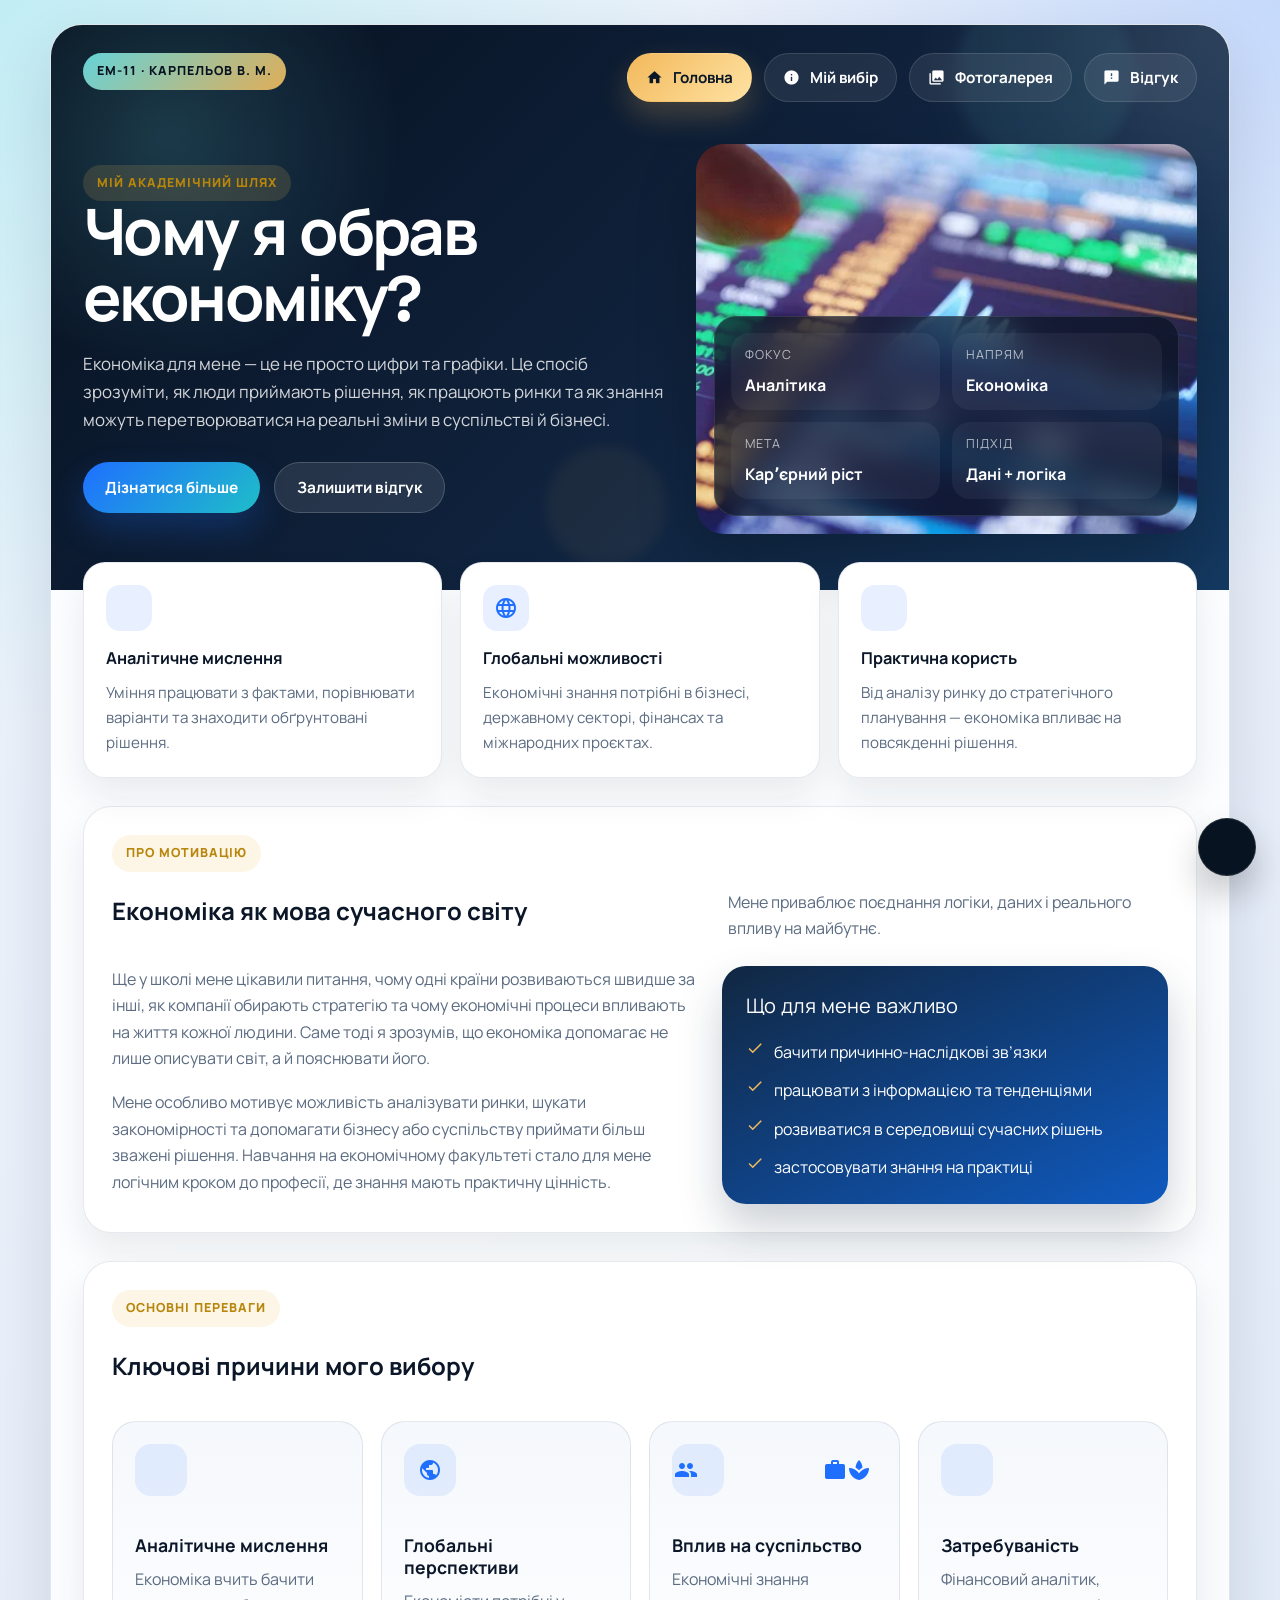
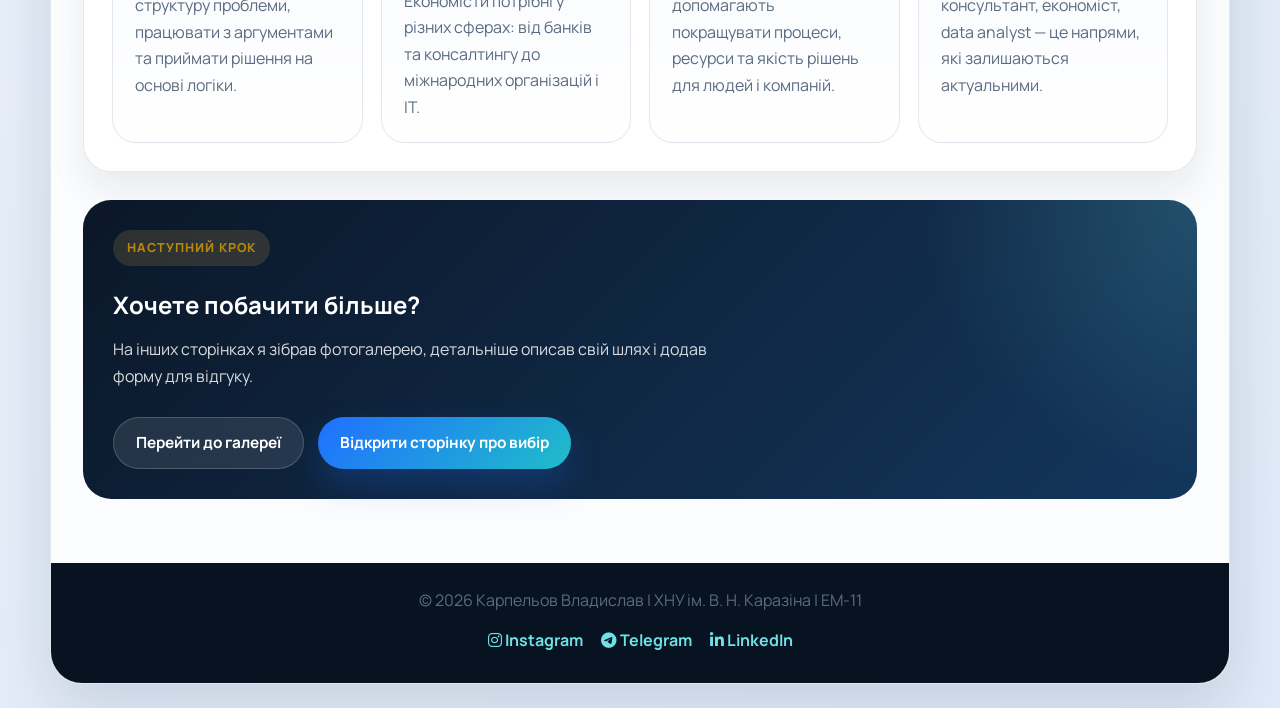
<file: index.html>
<!DOCTYPE html>
<html lang="uk">
<head>
    <meta charset="UTF-8">
    <meta name="viewport" content="width=device-width, initial-scale=1.0">
    <title>Головна</title>
    <link rel="stylesheet" href="css/style.css">
    <link href="https://fonts.googleapis.com/icon?family=Material+Icons" rel="stylesheet">
    <link rel="stylesheet" href="https://cdnjs.cloudflare.com/ajax/libs/font-awesome/6.0.0-beta3/css/all.min.css">
</head>
<body>
<div class="container">
    <header>
        <div class="brand-row">
            <div>
                <div class="eyebrow">EM-11 · Карпельов В. М.</div>
            </div>
            <nav>
                <ul>
                    <li><a href="index.html" class="nav-link active"><span class="material-icons">home</span> Головна</a></li>
                    <li><a href="about.html" class="nav-link"><span class="material-icons">info</span> Мій вибір</a></li>
                    <li><a href="gallery.html" class="nav-link"><span class="material-icons">photo_library</span> Фотогалерея</a></li>
                    <li><a href="feedback.html" class="nav-link"><span class="material-icons">feedback</span> Відгук</a></li>
                </ul>
            </nav>
        </div>

        <div class="hero">
            <div class="hero-copy">
                <div class="section-kicker">Мій академічний шлях</div>
                <h1>Чому я обрав економіку?</h1>
                <p class="hero-lead">
                    Економіка для мене — це не просто цифри та графіки. Це спосіб зрозуміти,
                    як люди приймають рішення, як працюють ринки та як знання можуть
                    перетворюватися на реальні зміни в суспільстві й бізнесі.
                </p>
                <div class="hero-actions">
                    <a href="about.html" class="button-primary">Дізнатися більше</a>
                    <a href="feedback.html" class="button-secondary">Залишити відгук</a>
                </div>
            </div>

            <div class="hero-visual">
                <img src="img/photo1.jpg" alt="Аналітика фінансових ринків">
                <div class="hero-floating">
                    <div class="hero-metric">
                        <span>Фокус</span>
                        <strong>Аналітика</strong>
                    </div>
                    <div class="hero-metric">
                        <span>Напрям</span>
                        <strong>Економіка</strong>
                    </div>
                    <div class="hero-metric">
                        <span>Мета</span>
                        <strong>Карʼєрний ріст</strong>
                    </div>
                    <div class="hero-metric">
                        <span>Підхід</span>
                        <strong>Дані + логіка</strong>
                    </div>
                </div>
            </div>
        </div>
    </header>

    <main>
        <section class="stats-grid" aria-label="Ключові акценти">
            <article class="stat-card">
                <span class="material-icons">query_stats</span>
                <strong>Аналітичне мислення</strong>
                <p>Уміння працювати з фактами, порівнювати варіанти та знаходити обґрунтовані рішення.</p>
            </article>
            <article class="stat-card">
                <span class="material-icons">language</span>
                <strong>Глобальні можливості</strong>
                <p>Економічні знання потрібні в бізнесі, державному секторі, фінансах та міжнародних проєктах.</p>
            </article>
            <article class="stat-card">
                <span class="material-icons">insights</span>
                <strong>Практична користь</strong>
                <p>Від аналізу ринку до стратегічного планування — економіка впливає на повсякденні рішення.</p>
            </article>
        </section>

        <section class="section-card">
            <div class="section-heading">
                <div>
                    <div class="section-kicker">Про мотивацію</div>
                    <h2>Економіка як мова сучасного світу</h2>
                </div>
                <p class="section-summary">Мене приваблює поєднання логіки, даних і реального впливу на майбутнє.</p>
            </div>

            <div class="intro-grid">
                <div class="text-stack">
                    <p>
                        Ще у школі мене цікавили питання, чому одні країни розвиваються швидше за інші,
                        як компанії обирають стратегію та чому економічні процеси впливають на життя кожної людини.
                        Саме тоді я зрозумів, що економіка допомагає не лише описувати світ, а й пояснювати його.
                    </p>
                    <p>
                        Мене особливо мотивує можливість аналізувати ринки, шукати закономірності та допомагати
                        бізнесу або суспільству приймати більш зважені рішення. Навчання на економічному факультеті
                        стало для мене логічним кроком до професії, де знання мають практичну цінність.
                    </p>
                </div>

                <aside class="note-card">
                    <div class="note-card-title">Що для мене важливо</div>
                    <ul class="quick-points">
                        <li><span class="material-icons">done</span> бачити причинно-наслідкові зв’язки</li>
                        <li><span class="material-icons">done</span> працювати з інформацією та тенденціями</li>
                        <li><span class="material-icons">done</span> розвиватися в середовищі сучасних рішень</li>
                        <li><span class="material-icons">done</span> застосовувати знання на практиці</li>
                    </ul>
                </aside>
            </div>
        </section>

        <section class="section-card">
            <div class="section-heading">
                <div>
                    <div class="section-kicker">Основні переваги</div>
                    <h2>Ключові причини мого вибору</h2>
                </div>
            </div>

            <div class="feature-grid">
                <article class="feature-card">
                    <div class="feature-icon"><span class="material-icons">psychology</span></div>
                    <h3>Аналітичне мислення</h3>
                    <p>Економіка вчить бачити структуру проблеми, працювати з аргументами та приймати рішення на основі логіки.</p>
                </article>
                <article class="feature-card">
                    <div class="feature-icon"><span class="material-icons">public</span></div>
                    <h3>Глобальні перспективи</h3>
                    <p>Економісти потрібні у різних сферах: від банків та консалтингу до міжнародних організацій і IT.</p>
                </article>
                <article class="feature-card">
                    <div class="feature-icon"><span class="material-icons">groups</span></div>
                    <h3>Вплив на суспільство</h3>
                    <p>Економічні знання допомагають покращувати процеси, ресурси та якість рішень для людей і компаній.</p>
                </article>
                <article class="feature-card">
                    <div class="feature-icon"><span class="material-icons">workspace_premium</span></div>
                    <h3>Затребуваність</h3>
                    <p>Фінансовий аналітик, консультант, економіст, data analyst — це напрями, які залишаються актуальними.</p>
                </article>
            </div>
        </section>

        <section class="cta-panel">
            <div>
                <div class="section-kicker">Наступний крок</div>
                <h2>Хочете побачити більше?</h2>
                <p>На інших сторінках я зібрав фотогалерею, детальніше описав свій шлях і додав форму для відгуку.</p>
            </div>
            <div class="cta-actions">
                <a href="gallery.html" class="button-secondary">Перейти до галереї</a>
                <a href="about.html" class="button-primary">Відкрити сторінку про вибір</a>
            </div>
        </section>
    </main>

    <footer>
        <p>© 2026 Карпельов Владислав | ХНУ ім. В. Н. Каразіна | ЕМ-11</p>
        <div class="social-links">
            <a href="https://www.instagram.com/vladyslavkarpelov/"><i class="fab fa-instagram"></i> Instagram</a>
            <a href="https://t.me/sanitar4ick"><i class="fab fa-telegram-plane"></i> Telegram</a>
            <a href="https://www.linkedin.com/in/vladyslavkarpelov/"><i class="fab fa-linkedin-in"></i> LinkedIn</a>
        </div>
    </footer>
</div>

<div class="theme-toggle" id="themeToggle">
    <span class="material-icons" id="themeIcon">light_mode</span>
</div>

<script>
    (function() {
        const toggle = document.getElementById('themeToggle');
        const icon = document.getElementById('themeIcon');
        const currentTheme = localStorage.getItem('theme');

        if (currentTheme === 'dark') {
            document.body.classList.add('dark-theme');
            icon.textContent = 'dark_mode';
        }

        toggle.addEventListener('click', () => {
            document.body.classList.toggle('dark-theme');

            if (document.body.classList.contains('dark-theme')) {
                localStorage.setItem('theme', 'dark');
                icon.textContent = 'dark_mode';
            } else {
                localStorage.setItem('theme', 'light');
                icon.textContent = 'light_mode';
            }
        });
    })();
</script>
</body>
</html>
</file>
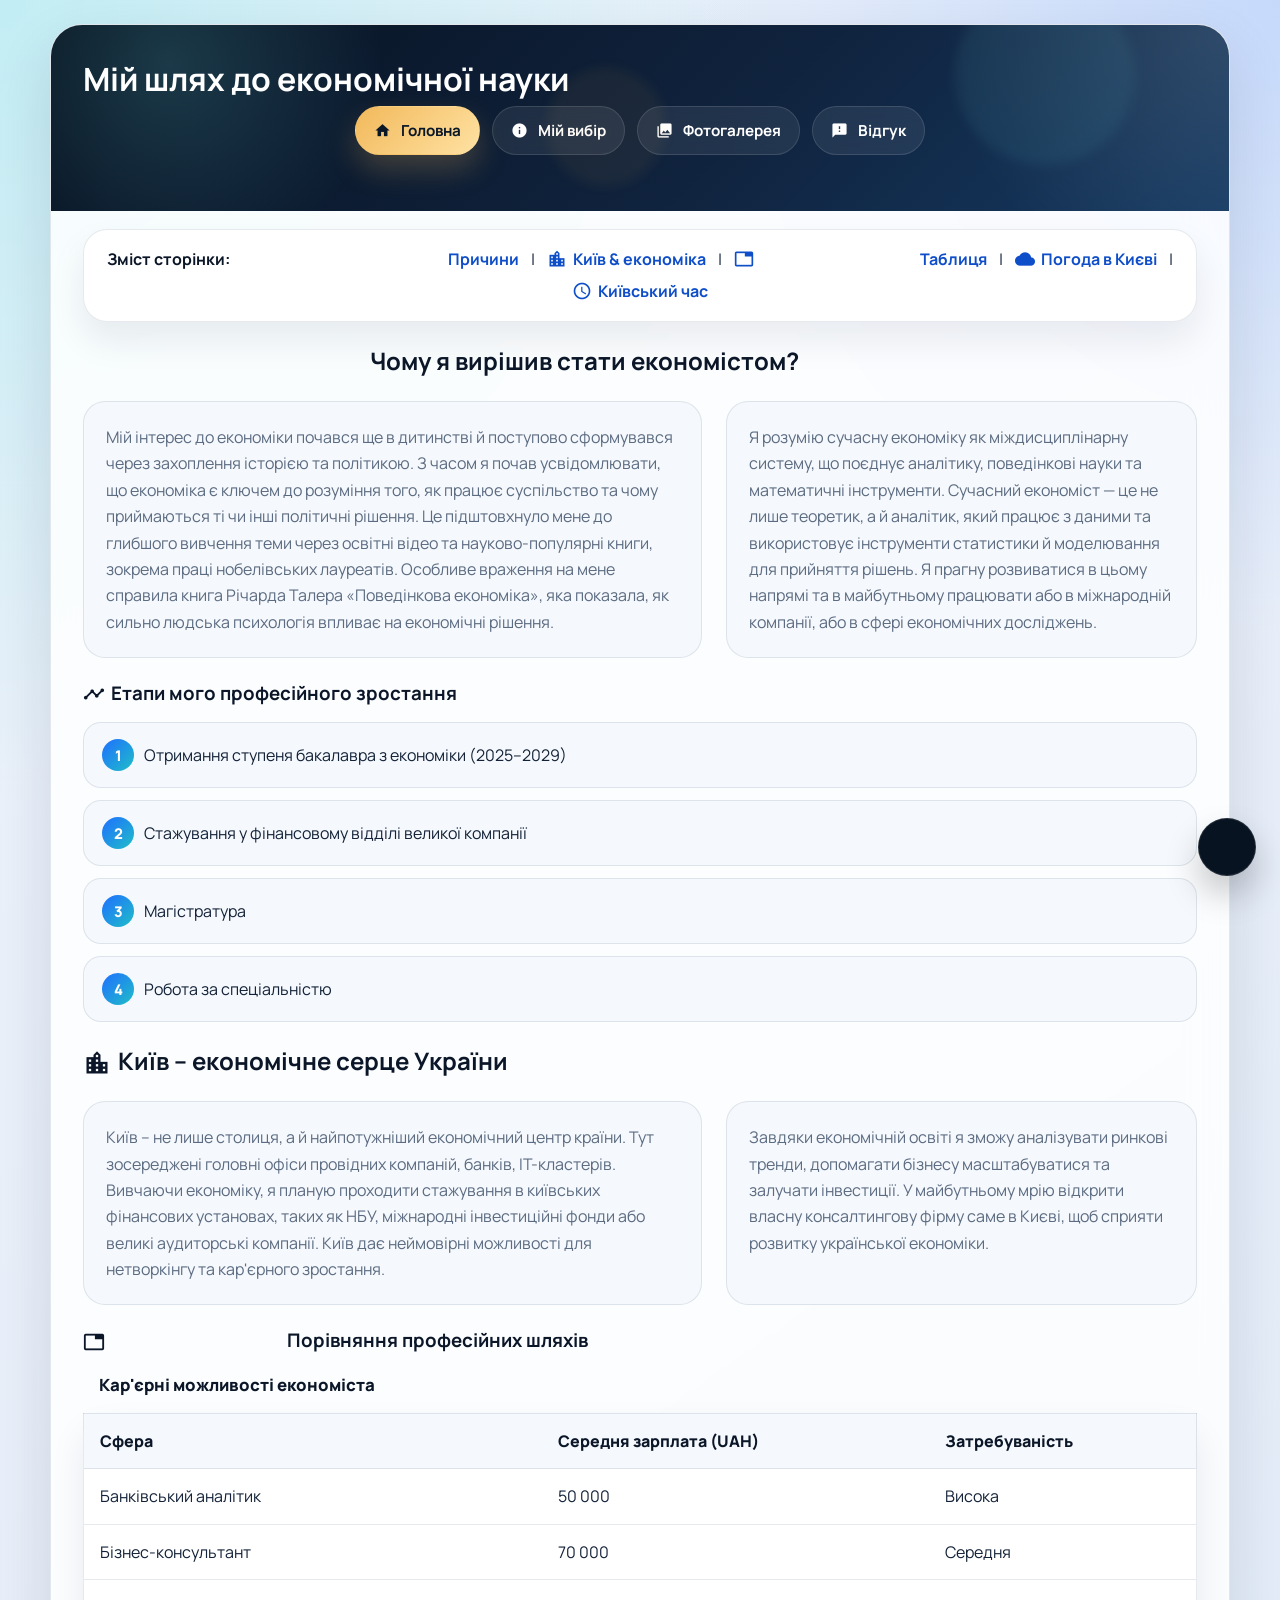
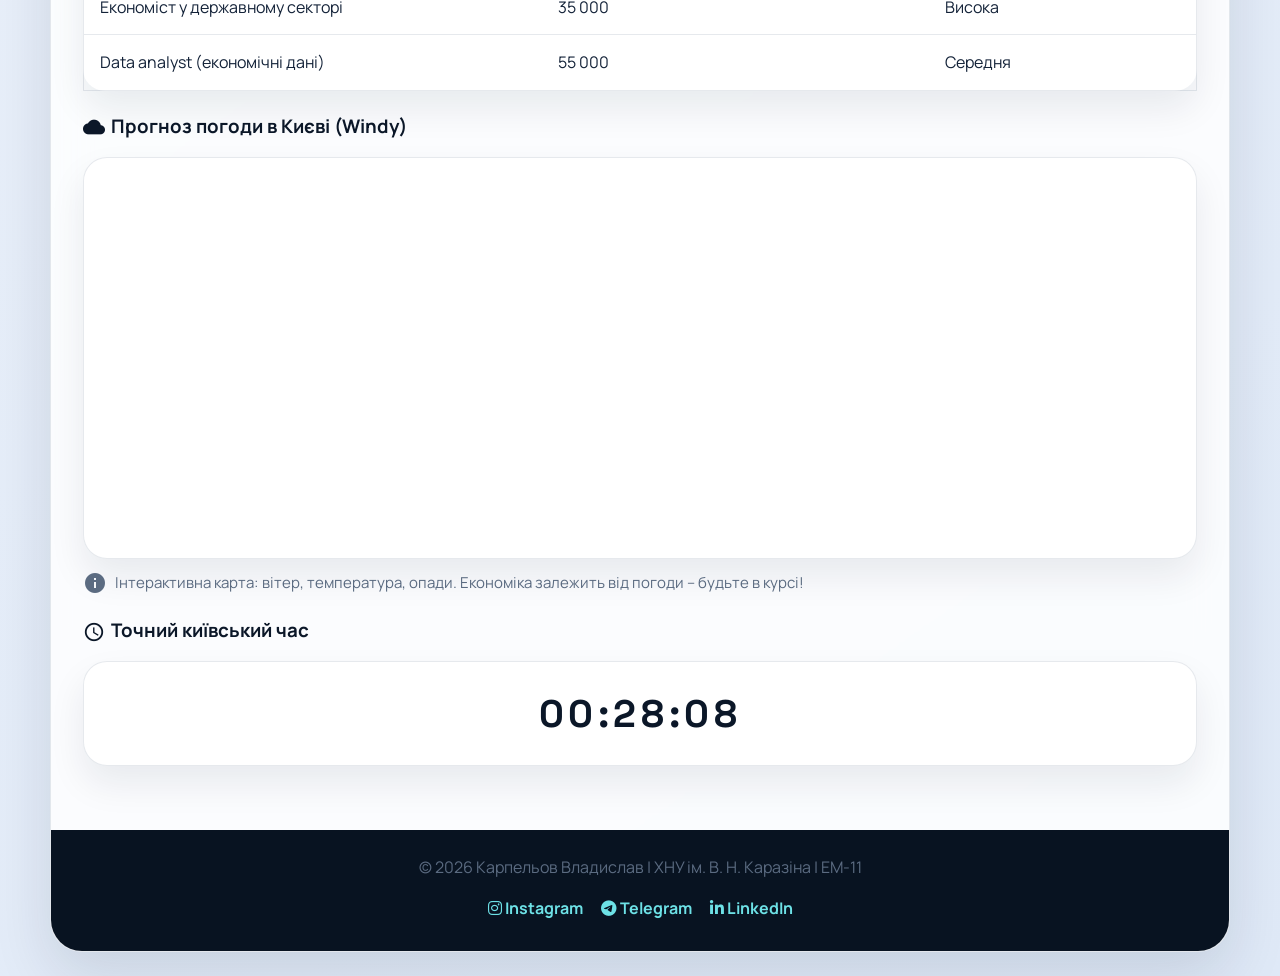
<file: about.html>
<!DOCTYPE html>
<html lang="uk">
<head>
    <meta charset="UTF-8">
    <meta name="viewport" content="width=device-width, initial-scale=1.0">
    <title>Мій вибір</title>
    <link rel="stylesheet" href="css/style.css">
    <link href="https://fonts.googleapis.com/icon?family=Material+Icons" rel="stylesheet">
    <link rel="stylesheet" href="https://cdnjs.cloudflare.com/ajax/libs/font-awesome/6.0.0-beta3/css/all.min.css">
</head>
<body>
<div class="container">
    <header>
        <h1>Мій шлях до економічної науки</h1>
        <nav>
            <ul>
                <li><a href="index.html" class="home-link"><span class="material-icons">home</span> Головна</a></li>
                <li><a href="about.html"><span class="material-icons">info</span> Мій вибір</a></li>
                <li><a href="gallery.html"><span class="material-icons">photo_library</span> Фотогалерея</a></li>
                <li><a href="feedback.html"><span class="material-icons">feedback</span> Відгук</a></li>
            </ul>
        </nav>
    </header>

    <main>
        <div class="content-nav">
            <strong> Зміст сторінки:</strong>
            <a href="#reasons"><span class="material-icons">psychology</span> Причини</a> |
            <a href="#kyiv"><span class="material-icons">location_city</span> Київ & економіка</a> |
            <a href="#table"><span class="material-icons">table_chart</span> Таблиця</a> |
            <a href="#weather"><span class="material-icons">cloud</span> Погода в Києві</a> |
            <a href="#time"><span class="material-icons">schedule</span> Київський час</a>
        </div>

        <section id="reasons">
            <h2><span class="material-icons">psychology</span> Чому я вирішив стати економістом?</h2>
            <div class="columns">
                <p>Мій інтерес до економіки почався ще в дитинстві й поступово сформувався через захоплення історією та політикою. З часом я почав усвідомлювати, що економіка є ключем до розуміння того, як працює суспільство та чому приймаються ті чи інші політичні рішення. Це підштовхнуло мене до глибшого вивчення теми через освітні відео та науково-популярні книги, зокрема праці нобелівських лауреатів. Особливе враження на мене справила книга Річарда Талера «Поведінкова економіка», яка показала, як сильно людська психологія впливає на економічні рішення.</p>
                <p>Я розумію сучасну економіку як міждисциплінарну систему, що поєднує аналітику, поведінкові науки та математичні інструменти. Сучасний економіст — це не лише теоретик, а й аналітик, який працює з даними та використовує інструменти статистики й моделювання для прийняття рішень. Я прагну розвиватися в цьому напрямі та в майбутньому працювати або в міжнародній компанії, або в сфері економічних досліджень.</p>
            </div>

            <h3><span class="material-icons">timeline</span> Етапи мого професійного зростання</h3>
            <ol>
                <li>Отримання ступеня бакалавра з економіки (2025–2029)</li>
                <li>Стажування у фінансовому відділі великої компанії</li>
                <li>Магістратура</li>
                <li>Робота за спеціальністю</li>
            </ol>
        </section>

        <section id="kyiv">
            <h2><span class="material-icons">location_city</span> Київ – економічне серце України</h2>
            <div class="columns">
                <p>Київ – не лише столиця, а й найпотужніший економічний центр країни. Тут зосереджені головні офіси провідних компаній, банків, IT-кластерів. Вивчаючи економіку, я планую проходити стажування в київських фінансових установах, таких як НБУ, міжнародні інвестиційні фонди або великі аудиторські компанії. Київ дає неймовірні можливості для нетворкінгу та кар'єрного зростання.</p>
                <p>Завдяки економічній освіті я зможу аналізувати ринкові тренди, допомагати бізнесу масштабуватися та залучати інвестиції. У майбутньому мрію відкрити власну консалтингову фірму саме в Києві, щоб сприяти розвитку української економіки.</p>
            </div>
        </section>

        <section id="table">
            <h3><span class="material-icons">table_chart</span> Порівняння професійних шляхів</h3>
            <table>
                <caption>Кар'єрні можливості економіста</caption>
                <thead><tr><th>Сфера</th><th>Середня зарплата (UAH)</th><th>Затребуваність</th></tr></thead>
                <tbody>
                    <tr><td>Банківський аналітик</td><td>50 000</td><td>Висока</td></tr>
                    <tr><td>Бізнес-консультант</td><td>70 000</td><td>Середня</td></tr>
                    <tr><td>Економіст у державному секторі</td><td>35 000</td><td>Висока</td></tr>
                    <tr><td>Data analyst (економічні дані)</td><td>55 000</td><td>Середня</td></tr>
                </tbody>
            </table>
        </section>

        <section id="weather">
            <h3><span class="material-icons">cloud</span> Прогноз погоди в Києві (Windy)</h3>
            <div class="weather-widget">
                <iframe src="https://embed.windy.com/embed2.html?lat=50.450&lon=30.524&zoom=10&level=surface&overlay=wind&menu=&message=true&marker=&calendar=&pressure=&type=map&location=coordinates&detail=&detailLat=50.450&detailLon=30.524&metricWind=default&metricTemp=default&radarRange=-1" 
                        width="100%" height="400" 
                        style="border:none; border-radius:20px;" 
                        title="Windy Weather Map Kyiv">
                </iframe>
            </div>
            <p class="weather-note"><span class="material-icons">info</span> Інтерактивна карта: вітер, температура, опади. Економіка залежить від погоди – будьте в курсі!</p>
        </section>

        <section id="time">
            <h3><span class="material-icons">schedule</span> Точний київський час</h3>
            <div class="clock" id="kyivClock">--:--:--</div>
            <script>
                function updateKyivTime() {
                    const now = new Date();
                    const options = { timeZone: 'Europe/Kyiv', hour12: false, hour: '2-digit', minute: '2-digit', second: '2-digit' };
                    const timeStr = new Intl.DateTimeFormat('uk-UA', options).format(now);
                    document.getElementById('kyivClock').innerText = timeStr;
                }
                setInterval(updateKyivTime, 1000);
                updateKyivTime();
            </script>
        </section>
    </main>

    <footer>
        <p>© 2026 Карпельов Владислав | ХНУ ім. В. Н. Каразіна | ЕМ-11</p>
        <div class="social-links">
            <a href="https://www.instagram.com/vladyslavkarpelov/"><i class="fab fa-instagram"></i> Instagram</a>  
            <a href="https://t.me/sanitar4ick"><i class="fab fa-telegram-plane"></i> Telegram</a>  
            <a href="https://www.linkedin.com/in/vladyslavkarpelov/"><i class="fab fa-linkedin-in"></i> LinkedIn</a>
        </div>
    </footer>
</div>

<div class="theme-toggle" id="themeToggle">
    <span class="material-icons" id="themeIcon">light_mode</span>
</div>
<script>
    (function() {
        const toggle = document.getElementById('themeToggle');
        const icon = document.getElementById('themeIcon');
        const currentTheme = localStorage.getItem('theme');
        if (currentTheme === 'dark') {
            document.body.classList.add('dark-theme');
            icon.textContent = 'dark_mode';
        }
        toggle.addEventListener('click', () => {
            document.body.classList.toggle('dark-theme');
            if (document.body.classList.contains('dark-theme')) {
                localStorage.setItem('theme', 'dark');
                icon.textContent = 'dark_mode';
            } else {
                localStorage.setItem('theme', 'light');
                icon.textContent = 'light_mode';
            }
        });
    })();
</script>
</body>
</html>
</file>
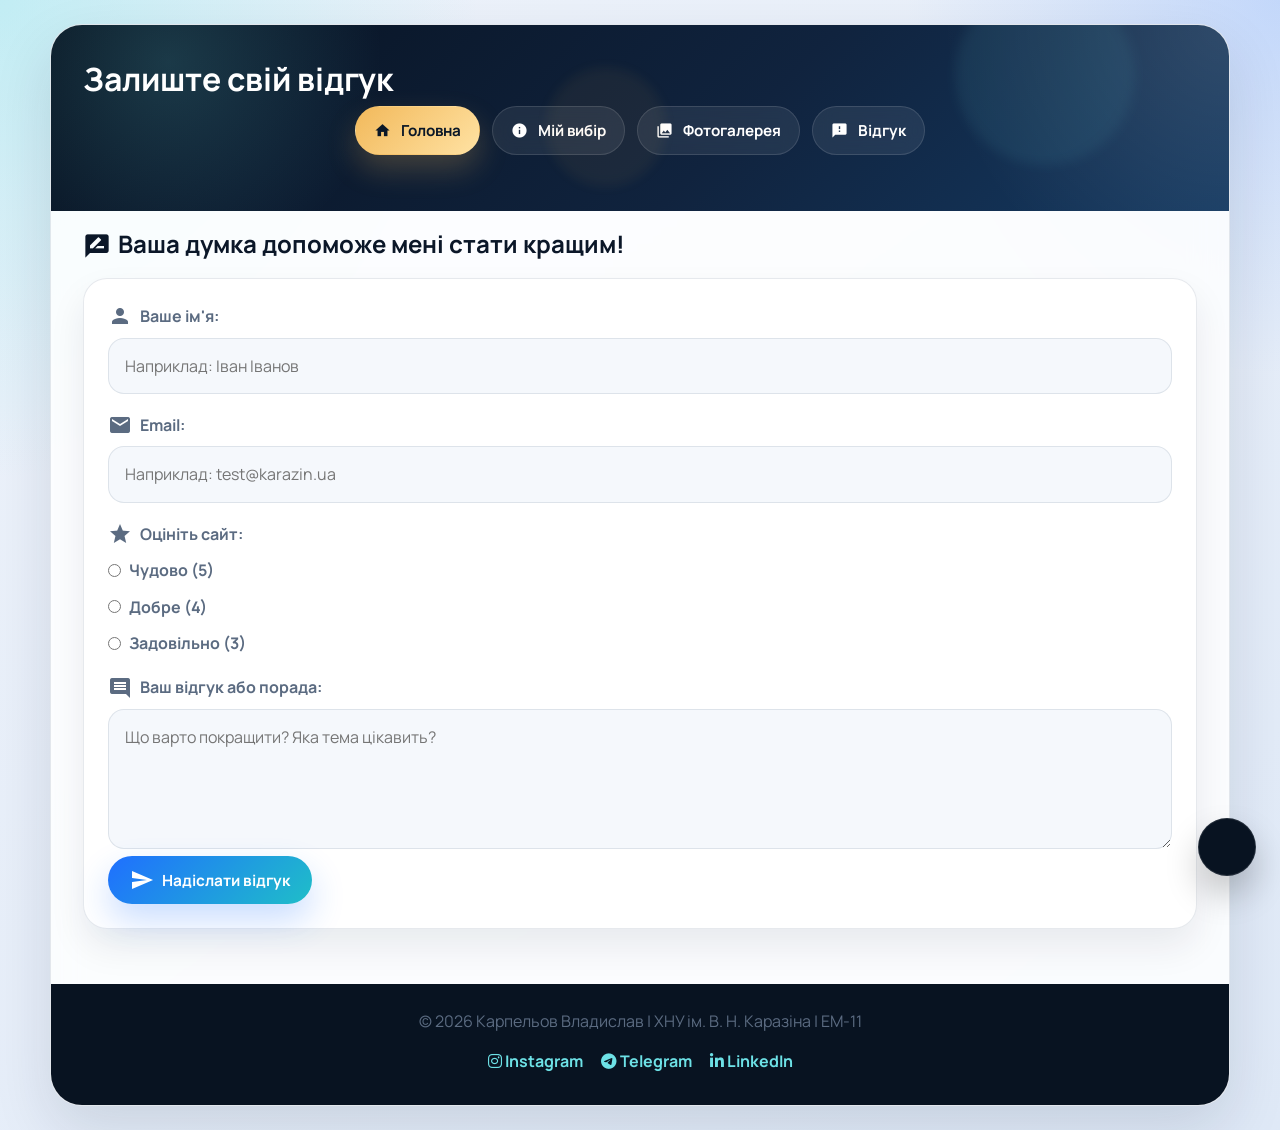
<file: feedback.html>
<!DOCTYPE html>
<html lang="uk">
<head>
    <meta charset="UTF-8">
    <meta name="viewport" content="width=device-width, initial-scale=1.0">
    <title>Відгук</title>
    <link rel="stylesheet" href="css/style.css">
    <link href="https://fonts.googleapis.com/icon?family=Material+Icons" rel="stylesheet">
    <link rel="stylesheet" href="https://cdnjs.cloudflare.com/ajax/libs/font-awesome/6.0.0-beta3/css/all.min.css">
</head>
<body>
<div class="container">
    <header>
        <h1>Залиште свій відгук</h1>
        <nav>
            <ul>
                <li><a href="index.html" class="home-link"><span class="material-icons">home</span> Головна</a></li>
                <li><a href="about.html"><span class="material-icons">info</span> Мій вибір</a></li>
                <li><a href="gallery.html"><span class="material-icons">photo_library</span> Фотогалерея</a></li>
                <li><a href="feedback.html"><span class="material-icons">feedback</span> Відгук</a></li>
            </ul>
        </nav>
    </header>

    <main>
        <h2><span class="material-icons">rate_review</span> Ваша думка допоможе мені стати кращим!</h2>
        
        
        <form id="feedbackForm">
            <div class="form-group">
                <label for="name"><span class="material-icons">person</span> Ваше ім'я:</label>
                <input type="text" id="name" name="name" placeholder="Наприклад: Іван Іванов" required>
            </div>
            <div class="form-group">
                <label for="email"><span class="material-icons">email</span> Email:</label>
                <input type="email" id="email" name="email" placeholder="Наприклад: test@karazin.ua" required>
            </div>
            <div class="form-group">
                <label><span class="material-icons">star</span> Оцініть сайт:</label>
                <label><input type="radio" name="rating" value="Чудово" required> Чудово (5)</label>
                <label><input type="radio" name="rating" value="Добре"> Добре (4)</label>
                <label><input type="radio" name="rating" value="Задовільно"> Задовільно (3)</label>
            </div>
            <div class="form-group">
                <label for="message"><span class="material-icons">comment</span> Ваш відгук або порада:</label>
                <textarea id="message" name="message" rows="4" placeholder="Що варто покращити? Яка тема цікавить?" required></textarea>
            </div>
            <button type="submit"><span class="material-icons">send</span> Надіслати відгук</button>
        </form>
        
        <div id="formStatus" style="margin-top: 15px; text-align: center;"></div>
    </main>

    <footer>
        <p>© 2026 Карпельов Владислав | ХНУ ім. В. Н. Каразіна | ЕМ-11</p>
        <div class="social-links">
            <a href="https://www.instagram.com/vladyslavkarpelov/"><i class="fab fa-instagram"></i> Instagram</a>  
            <a href="https://t.me/sanitar4ick"><i class="fab fa-telegram-plane"></i> Telegram</a>  
            <a href="https://www.linkedin.com/in/vladyslavkarpelov/"><i class="fab fa-linkedin-in"></i> LinkedIn</a>
        </div>
    </footer>
</div>

<div class="theme-toggle" id="themeToggle">
    <span class="material-icons" id="themeIcon">light_mode</span>
</div>

<script>
    
    (function() {
        const toggle = document.getElementById('themeToggle');
        const icon = document.getElementById('themeIcon');
        const currentTheme = localStorage.getItem('theme');
        if (currentTheme === 'dark') {
            document.body.classList.add('dark-theme');
            icon.textContent = 'dark_mode';
        }
        toggle.addEventListener('click', () => {
            document.body.classList.toggle('dark-theme');
            if (document.body.classList.contains('dark-theme')) {
                localStorage.setItem('theme', 'dark');
                icon.textContent = 'dark_mode';
            } else {
                localStorage.setItem('theme', 'light');
                icon.textContent = 'light_mode';
            }
        });
    })();

    
    const form = document.getElementById('feedbackForm');
    const statusDiv = document.getElementById('formStatus');

    form.addEventListener('submit', async (e) => {
        e.preventDefault();  

        
        const formData = new FormData(form);
        
        formData.append('_subject', 'Новий відгук з сайту-візитки!');
        formData.append('_captcha', 'true');   
        formData.append('_template', 'table');   

        statusDiv.innerHTML = '<span class="material-icons" style="font-size:1.2rem; vertical-align:middle;">hourglass_top</span> Відправляємо...';
        statusDiv.style.color = '#2c5e3a';

        try {
            const response = await fetch('https://formsubmit.co/ajax/karpelov.vladyslav@student.karazin.ua', {  
                method: 'POST',
                body: formData
            });
            const result = await response.json();
            if (result.success === 'true' || response.ok) {
                statusDiv.innerHTML = '<span class="material-icons" style="font-size:1.2rem; vertical-align:middle;">check_circle</span> Дякуємо! Ваш відгук надіслано.';
                statusDiv.style.color = '#1e7e34';
                form.reset();  
                setTimeout(() => { statusDiv.innerHTML = ''; }, 5000);
            } else {
                throw new Error('Помилка сервера');
            }
        } catch (error) {
            statusDiv.innerHTML = '<span class="material-icons" style="font-size:1.2rem; vertical-align:middle;">error</span> Сталася помилка. Спробуйте пізніше або напишіть мені безпосередньо в Telegram.';
            statusDiv.style.color = '#b33';
        }
    });
</script>
</body>
</html>
</file>
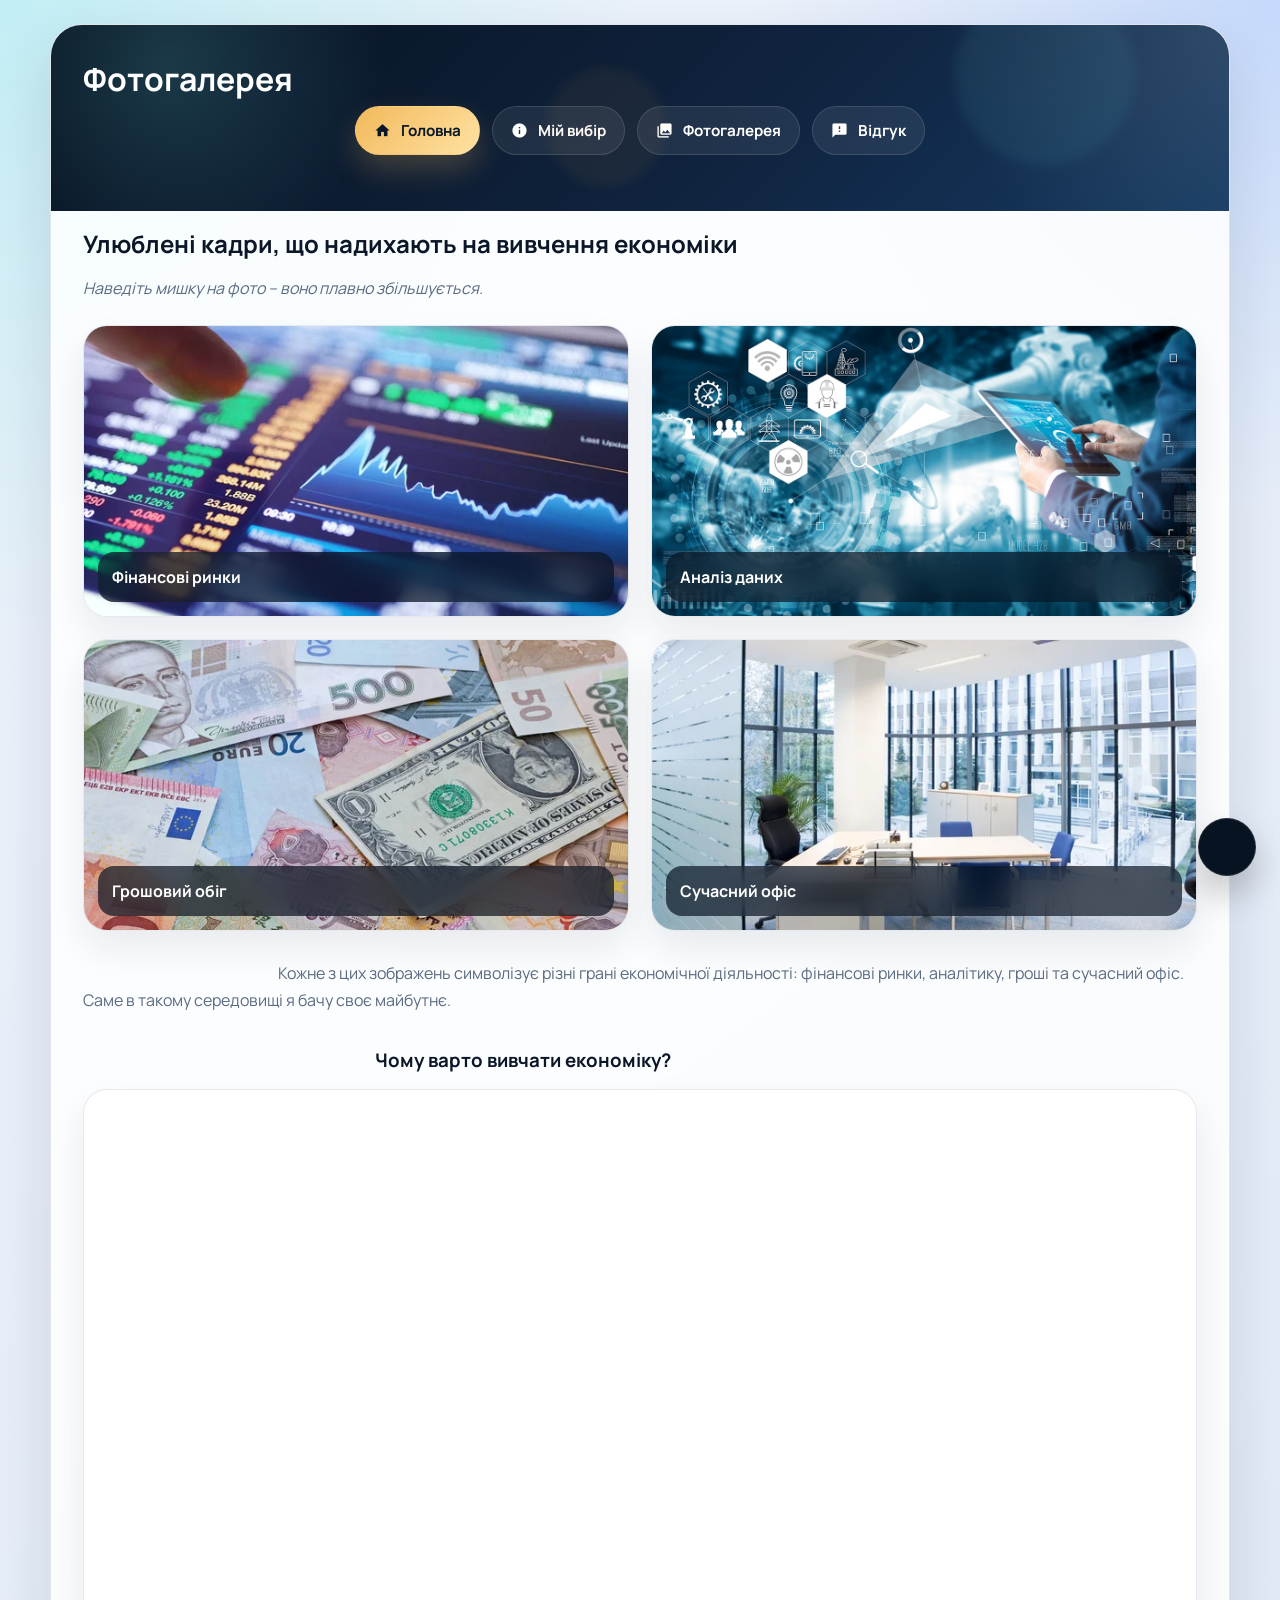
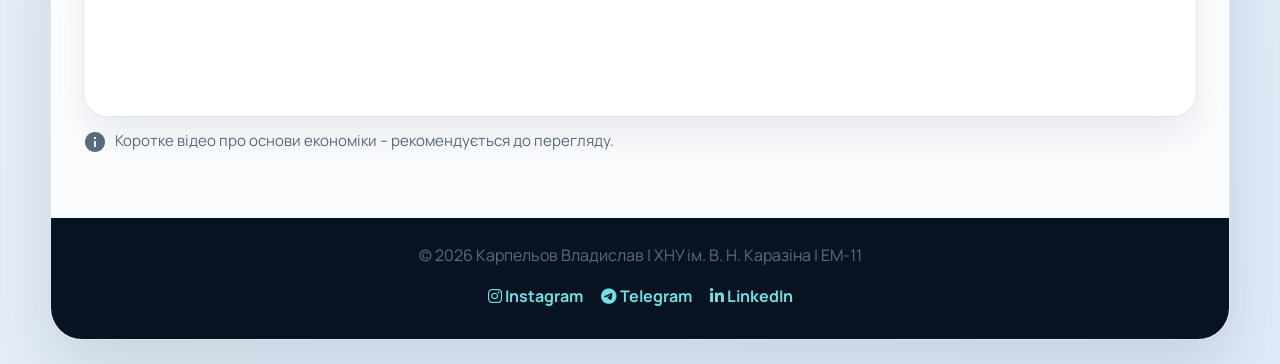
<file: gallery.html>
<!DOCTYPE html>
<html lang="uk">
<head>
    <meta charset="UTF-8">
    <meta name="viewport" content="width=device-width, initial-scale=1.0">
    <title>Фотогалерея</title>
    <link rel="stylesheet" href="css/style.css">
    <link href="https://fonts.googleapis.com/icon?family=Material+Icons" rel="stylesheet">
    <link rel="stylesheet" href="https://cdnjs.cloudflare.com/ajax/libs/font-awesome/6.0.0-beta3/css/all.min.css">
</head>
<body>
<div class="container">
    <header>
        <h1>Фотогалерея</h1>
        <nav>
            <ul>
                <li><a href="index.html" class="home-link"><span class="material-icons">home</span> Головна</a></li>
                <li><a href="about.html"><span class="material-icons">info</span> Мій вибір</a></li>
                <li><a href="gallery.html"><span class="material-icons">photo_library</span> Фотогалерея</a></li>
                <li><a href="feedback.html"><span class="material-icons">feedback</span> Відгук</a></li>
            </ul>
        </nav>
    </header>

    <main>
        <h2>Улюблені кадри, що надихають на вивчення економіки</h2>
        <p><em>Наведіть мишку на фото – воно плавно збільшується.</em></p>

        
        <div class="gallery-grid">
            <div class="gallery-item">
                <img src="img/photo1.jpg" alt="Економіка в дії">
                <div class="gallery-caption">Фінансові ринки</div>
            </div>
            <div class="gallery-item">
                <img src="img/photo2.jpg" alt="Аналітика">
                <div class="gallery-caption">Аналіз даних</div>
            </div>
            <div class="gallery-item">
                <img src="img/photo3.jpg" alt="Гроші та монети">
                <div class="gallery-caption">Грошовий обіг</div>
            </div>
            <div class="gallery-item">
                <img src="img/photo4.jpg" alt="Робочий процес">
                <div class="gallery-caption">Сучасний офіс</div>
            </div>
        </div>

        <p><span class="material-icons">insights</span> Кожне з цих зображень символізує різні грані економічної діяльності: фінансові ринки, аналітику, гроші та сучасний офіс. Саме в такому середовищі я бачу своє майбутнє.</p>
        
        
        <section class="video-section">
            <h3><span class="material-icons">smart_display</span> Чому варто вивчати економіку?</h3>
            <div class="video-wrapper">
<iframe 
    width="560" 
    height="315" 
    src="https://www.youtube.com/embed/8pZBAOtUoPY" 
    title="YouTube video player" 
    frameborder="0" 
    allow="accelerometer; autoplay; clipboard-write; encrypted-media; gyroscope; picture-in-picture" 
    allowfullscreen>
</iframe>
            </div>
            <p class="video-note"><span class="material-icons">info</span> Коротке відео про основи економіки – рекомендується до перегляду.</p>
        </section>
    </main>

    <footer>
        <p>© 2026 Карпельов Владислав | ХНУ ім. В. Н. Каразіна | ЕМ-11</p>
        <div class="social-links">
            <a href="https://www.instagram.com/vladyslavkarpelov/"><i class="fab fa-instagram"></i> Instagram</a>  
            <a href="https://t.me/sanitar4ick"><i class="fab fa-telegram-plane"></i> Telegram</a>  
            <a href="https://www.linkedin.com/in/vladyslavkarpelov/"><i class="fab fa-linkedin-in"></i> LinkedIn</a>
        </div>
    </footer>
</div>

<div class="theme-toggle" id="themeToggle">
    <span class="material-icons" id="themeIcon">light_mode</span>
</div>
<script>
    (function() {
        const toggle = document.getElementById('themeToggle');
        const icon = document.getElementById('themeIcon');
        const currentTheme = localStorage.getItem('theme');
        if (currentTheme === 'dark') {
            document.body.classList.add('dark-theme');
            icon.textContent = 'dark_mode';
        }
        toggle.addEventListener('click', () => {
            document.body.classList.toggle('dark-theme');
            if (document.body.classList.contains('dark-theme')) {
                localStorage.setItem('theme', 'dark');
                icon.textContent = 'dark_mode';
            } else {
                localStorage.setItem('theme', 'light');
                icon.textContent = 'light_mode';
            }
        });
    })();
</script>
</body>
</html>
</file>
<file: css/style.css>
@import url('https://fonts.googleapis.com/css2?family=Manrope:wght@400;500;600;700;800&family=Space+Grotesk:wght@500;700&display=swap');
@import url('https://fonts.googleapis.com/icon?family=Material+Icons');

:root {
    --bg: #eef3fb;
    --bg-secondary: #dfe9f7;
    --surface: rgba(255, 255, 255, 0.84);
    --surface-solid: #ffffff;
    --surface-soft: #f5f8fc;
    --line: rgba(17, 43, 77, 0.10);
    --text: #132238;
    --muted: #5b6b81;
    --heading: #0b1728;
    --primary: #1f6fff;
    --primary-strong: #0f4ec9;
    --accent: #6de1e6;
    --accent-strong: #1fbec8;
    --gold: #f2b95b;
    --hero: #07111f;
    --hero-secondary: #143961;
    --footer: #081321;
    --shadow: 0 24px 60px rgba(10, 26, 52, 0.12);
    --shadow-soft: 0 18px 36px rgba(10, 26, 52, 0.08);
    --radius-xl: 32px;
    --radius-lg: 24px;
    --radius-md: 18px;
    --radius-sm: 14px;
}

* {
    margin: 0;
    padding: 0;
    box-sizing: border-box;
}

html {
    scroll-behavior: smooth;
}

body,
body * {
    transition: background-color 0.28s ease, color 0.2s ease, border-color 0.2s ease, box-shadow 0.25s ease, transform 0.25s ease;
}

body {
    font-family: 'Manrope', 'Segoe UI', sans-serif;
    line-height: 1.65;
    color: var(--text);
    background:
        radial-gradient(circle at top left, rgba(109, 225, 230, 0.34), transparent 28%),
        radial-gradient(circle at top right, rgba(31, 111, 255, 0.18), transparent 22%),
        linear-gradient(145deg, var(--bg) 0%, var(--bg-secondary) 100%);
    padding: 24px;
    min-height: 100vh;
    -webkit-font-smoothing: antialiased;
    -moz-osx-font-smoothing: grayscale;
}

body.dark-theme {
    --bg: #07111e;
    --bg-secondary: #0b1c31;
    --surface: rgba(10, 22, 38, 0.88);
    --surface-solid: #0f2238;
    --surface-soft: #122942;
    --line: rgba(80, 160, 255, 0.4);  
    --text: #dce8f6;
    --muted: #9eb3cb;
    --heading: #f7fbff;
    --primary: #63a6ff;
    --primary-strong: #8cc5ff;
    --accent: #80edf1;
    --accent-strong: #5ad6db;
    --gold: #ffd277;
    --hero: #08121e;
    --hero-secondary: #143559;
    --footer: #06101a;
    --shadow: 0 24px 60px rgba(0, 0, 0, 0.34);
    --shadow-soft: 0 16px 34px rgba(0, 0, 0, 0.22);
}

body.dark-theme .eyebrow {
    color: #ffffff;
    background: linear-gradient(135deg, #2a6ebb, #1f4f8a);  
    box-shadow: 0 0 0 1px rgba(100, 180, 255, 0.5);       
}

body.dark-theme .section-kicker {
    color: #c3ddff;
    background: rgba(70, 140, 255, 0.2);
    box-shadow: 0 0 0 1px rgba(100, 180, 255, 0.5);
}

body.dark-theme .stat-card,
body.dark-theme .section-card,
body.dark-theme .content-nav,
body.dark-theme .gallery-item,
body.dark-theme .video-wrapper,
body.dark-theme .weather-widget,
body.dark-theme .clock,
body.dark-theme table,
body.dark-theme form {
    border: 1px solid rgba(80, 160, 255, 0.5);
}

body.dark-theme .stat-card:hover,
body.dark-theme .section-card:hover,
body.dark-theme .gallery-item:hover {
    border-color: rgba(120, 190, 255, 0.8);
}

.container {
    max-width: 1180px;
    margin: 0 auto;
    background: var(--surface);
    border: 1px solid var(--line);
    border-radius: var(--radius-xl);
    box-shadow: var(--shadow);
    backdrop-filter: blur(18px);
    overflow: hidden;
}

header {
    position: relative;
    padding: 28px 32px 56px;
    color: #ffffff;
    background:
        radial-gradient(circle at 10% 20%, rgba(109, 225, 230, 0.18), transparent 20%),
        radial-gradient(circle at 100% 0%, rgba(255, 255, 255, 0.12), transparent 24%),
        linear-gradient(135deg, var(--hero) 0%, #10233e 58%, var(--hero-secondary) 100%);
}

header::before,
header::after {
    content: "";
    position: absolute;
    border-radius: 999px;
    filter: blur(6px);
    opacity: 0.36;
}

header::before {
    width: 180px;
    height: 180px;
    top: -40px;
    right: 8%;
    background: rgba(109, 225, 230, 0.20);
}

header::after {
    width: 120px;
    height: 120px;
    bottom: 24px;
    left: 42%;
    background: rgba(242, 185, 91, 0.16);
}

.brand-row {
    position: relative;
    z-index: 1;
    display: flex;
    justify-content: space-between;
    align-items: flex-start;
    gap: 20px;
    flex-wrap: wrap;
    margin-bottom: 42px;
}

.header-note {
    max-width: 460px;
    margin-top: 10px;
    color: rgba(255, 255, 255, 0.78);
    font-size: 0.98rem;
}

nav ul {
    display: flex;
    justify-content: center;
    list-style: none;
    gap: 12px;
    flex-wrap: wrap;
}

nav ul li a,
.nav-link {
    display: inline-flex;
    align-items: center;
    gap: 8px;
    padding: 11px 18px;
    border-radius: 999px;
    text-decoration: none;
    color: #ffffff;
    font-weight: 700;
    font-size: 0.95rem;
    background: rgba(255, 255, 255, 0.08);
    border: 1px solid rgba(255, 255, 255, 0.12);
    backdrop-filter: blur(10px);
}

nav ul li a:hover,
.nav-link:hover {
    background: rgba(255, 255, 255, 0.16);
    transform: translateY(-1px);
}

.home-link,
.nav-link.active {
    background: linear-gradient(135deg, var(--gold), #ffe2a3);
    color: #0a1727 !important;
    border-color: transparent;
    box-shadow: 0 14px 30px rgba(242, 185, 91, 0.24);
}

.hero {
    position: relative;
    z-index: 1;
    display: grid;
    grid-template-columns: 1.1fr 0.95fr;
    gap: 32px;
    align-items: center;
}

.hero-copy h1 {
    font-family: 'Space Grotesk', 'Manrope', sans-serif;
    font-size: clamp(2.6rem, 5vw, 4.2rem);
    line-height: 1.02;
    letter-spacing: -0.04em;
    margin-bottom: 18px;
    color: #ffffff;
}

.hero-lead {
    max-width: 620px;
    color: rgba(255, 255, 255, 0.82);
    font-size: 1.06rem;
}

.hero-actions,
.cta-actions {
    display: flex;
    flex-wrap: wrap;
    gap: 14px;
    margin-top: 28px;
}

.button-primary,
.button-secondary,
button:not(.theme-toggle) {
    display: inline-flex;
    align-items: center;
    justify-content: center;
    gap: 8px;
    min-height: 48px;
    padding: 12px 22px;
    border-radius: 999px;
    font-family: 'Manrope', sans-serif;
    font-size: 0.96rem;
    font-weight: 700;
    text-decoration: none;
    border: none;
    cursor: pointer;
}

.button-primary,
button:not(.theme-toggle) {
    background: linear-gradient(135deg, var(--primary), var(--accent-strong));
    color: #ffffff;
    box-shadow: 0 16px 34px rgba(31, 111, 255, 0.24);
}

.button-primary:hover,
button:not(.theme-toggle):hover {
    transform: translateY(-2px);
    box-shadow: 0 18px 36px rgba(31, 111, 255, 0.30);
}

.button-secondary {
    color: #ffffff;
    background: rgba(255, 255, 255, 0.10);
    border: 1px solid rgba(255, 255, 255, 0.18);
}

.button-secondary:hover {
    background: rgba(255, 255, 255, 0.16);
    transform: translateY(-2px);
}

.hero-visual {
    position: relative;
}

.hero-visual img {
    display: block;
    width: 100%;
    min-height: 390px;
    object-fit: cover;
    border-radius: 28px;
    box-shadow: 0 28px 60px rgba(0, 0, 0, 0.24);
}

.hero-floating {
    position: absolute;
    left: 18px;
    right: 18px;
    bottom: 18px;
    display: grid;
    grid-template-columns: repeat(2, minmax(0, 1fr));
    gap: 12px;
    padding: 16px;
    border-radius: 22px;
    background: rgba(7, 17, 31, 0.66);
    border: 1px solid rgba(255, 255, 255, 0.10);
    backdrop-filter: blur(16px);
}

.hero-metric {
    padding: 12px 14px;
    border-radius: 18px;
    background: rgba(255, 255, 255, 0.05);
}

.hero-metric span {
    display: block;
    color: rgba(255, 255, 255, 0.66);
    font-size: 0.78rem;
    text-transform: uppercase;
    letter-spacing: 0.08em;
}

.hero-metric strong {
    display: block;
    margin-top: 6px;
    font-size: 1rem;
    color: #ffffff;
}

main {
    padding: 0 32px 40px;
}

.stats-grid {
    display: grid;
    grid-template-columns: repeat(3, minmax(0, 1fr));
    gap: 18px;
    margin-top: -28px;
    position: relative;
    z-index: 2;
}

.stat-card,
.section-card,
table,
form,
.weather-widget,
.clock,
.content-nav,
.gallery-item,
.video-wrapper {
    background: var(--surface-solid);
    border: 1px solid var(--line);
    box-shadow: var(--shadow-soft);
}

.stat-card {
    padding: 22px;
    border-radius: 22px;
}

.stat-card .material-icons {
    display: inline-flex;
    align-items: center;
    justify-content: center;
    width: 46px;
    height: 46px;
    margin-bottom: 14px;
    border-radius: 14px;
    color: var(--primary);
    background: rgba(31, 111, 255, 0.10);
}

.stat-card strong {
    display: block;
    margin-bottom: 8px;
    color: var(--heading);
    font-size: 1.02rem;
}

.stat-card p {
    color: var(--muted);
    font-size: 0.95rem;
}

.section-card {
    margin-top: 28px;
    padding: 28px;
    border-radius: 28px;
}

.section-heading {
    display: flex;
    justify-content: space-between;
    align-items: flex-end;
    gap: 18px;
    flex-wrap: wrap;
    margin-bottom: 24px;
}

.section-kicker,
.eyebrow {
    display: inline-flex;
    align-items: center;
    gap: 8px;
    padding: 8px 14px;
    border-radius: 999px;
    font-size: 0.78rem;
    font-weight: 800;
    letter-spacing: 0.08em;
    text-transform: uppercase;
}

.eyebrow {
    color: #081321;
    background: linear-gradient(135deg, rgba(109, 225, 230, 0.92), rgba(242, 185, 91, 0.92));
}

body:not(.dark-theme) .section-kicker {
    color: #b8860b;
    background: rgba(242, 185, 91, 0.15);
}

body:not(.dark-theme) .brand-row .eyebrow {
    color: #081321 !important;
}

.section-summary {
    max-width: 440px;
    color: var(--muted);
}

.intro-grid,
.columns {
    display: grid;
    grid-template-columns: 1.25fr 0.95fr;
    gap: 24px;
    margin: 24px 0 0;
}

.columns p {
    padding: 22px;
    border-radius: 22px;
    background: var(--surface-soft);
    border: 1px solid var(--line);
}

.text-stack p + p {
    margin-top: 18px;
}

.note-card {
    padding: 24px;
    border-radius: 24px;
    color: #ffffff;
    background: linear-gradient(155deg, #112742 0%, #0f5abf 100%);
    box-shadow: 0 22px 44px rgba(17, 39, 66, 0.22);
}

.note-card-title {
    font-family: 'Space Grotesk', 'Manrope', sans-serif;
    font-size: 1.25rem;
    margin-bottom: 16px;
}

.quick-points,
ul.custom-list,
ol {
    list-style: none;
}

.quick-points li,
ul.custom-list li,
ol li {
    display: flex;
    align-items: flex-start;
    gap: 10px;
    color: inherit;
}

.quick-points li + li,
ul.custom-list li + li,
ol li + li {
    margin-top: 12px;
}

.quick-points .material-icons {
    color: var(--gold);
    font-size: 1.15rem;
}

ul.custom-list {
    margin-top: 12px;
}

ul.custom-list li {
    padding: 16px 18px;
    border-radius: 18px;
    background: var(--surface-soft);
    border: 1px solid var(--line);
    color: var(--text);
}

ul.custom-list li::before {
    font-family: 'Material Icons';
    content: 'trending_up';
    color: var(--accent-strong);
    font-size: 1.25rem;
    line-height: 1;
}

ol {
    counter-reset: item;
    margin-top: 14px;
}

ol li {
    counter-increment: item;
    align-items: center;
    padding: 16px 18px;
    border-radius: 18px;
    background: var(--surface-soft);
    border: 1px solid var(--line);
}

ol li::before {
    content: counter(item);
    min-width: 32px;
    height: 32px;
    border-radius: 50%;
    display: inline-flex;
    align-items: center;
    justify-content: center;
    font-size: 0.92rem;
    font-weight: 800;
    color: #ffffff;
    background: linear-gradient(135deg, var(--primary), var(--accent-strong));
}

.feature-grid {
    display: grid;
    grid-template-columns: repeat(4, minmax(0, 1fr));
    gap: 18px;
}

.feature-card {
    padding: 22px;
    border-radius: 24px;
    background: linear-gradient(180deg, var(--surface-soft) 0%, var(--surface-solid) 100%);
    border: 1px solid var(--line);
}

.feature-card:hover,
.gallery-item:hover {
    transform: translateY(-4px);
}

.feature-icon {
    width: 52px;
    height: 52px;
    border-radius: 16px;
    display: inline-flex;
    align-items: center;
    justify-content: center;
    margin-bottom: 14px;
    background: rgba(31, 111, 255, 0.10);
    color: var(--primary);
}

.feature-card h3,
h2,
h3,
h4 {
    color: var(--heading);
}

.feature-card h3 {
    margin-bottom: 10px;
    font-size: 1.1rem;
}

.feature-card p,
p,
label,
.weather-note,
.video-note {
    color: var(--muted);
}

h2,
h3,
h4 {
    margin: 24px 0 16px;
    line-height: 1.25;
}

section > h2:first-child,
section > h3:first-child,
section > h4:first-child {
    margin-top: 0;
}

main > h2:first-child {
    margin-top: 18px;
}

.cta-panel {
    margin-top: 28px;
    padding: 30px;
    border-radius: 28px;
    color: #ffffff;
    background:
        radial-gradient(circle at top right, rgba(109, 225, 230, 0.18), transparent 24%),
        linear-gradient(135deg, #0b1728 0%, #13365c 100%);
}

.cta-panel h2,
.cta-panel p {
    color: #ffffff;
}

.cta-panel p {
    max-width: 620px;
    opacity: 0.84;
    margin-top: 10px;
}

.subtitle {
    display: inline-flex;
    align-items: center;
    justify-content: center;
    padding: 10px 16px;
    border-radius: 999px;
    color: var(--primary-strong);
    background: rgba(31, 111, 255, 0.08);
    font-weight: 700;
}

table {
    width: 100%;
    border-collapse: collapse;
    margin-top: 18px;
    border-radius: 22px;
    overflow: visible;
}

caption {
    text-align: left;
    padding: 0 0 14px 16px;
    font-size: 1.05rem;
    font-weight: 800;
    color: var(--heading);
}

th,
td {
    padding: 14px 16px;
    border-bottom: 1px solid var(--line);
    text-align: left;
}

th {
    color: var(--heading);
    background: var(--surface-soft);
    font-weight: 800;
}

tbody tr:hover {
    background: rgba(31, 111, 255, 0.04);
}

form {
    margin-top: 18px;
    padding: 24px;
    border-radius: 24px;
}

.form-group + .form-group {
    margin-top: 18px;
}

label {
    display: block;
    font-weight: 700;
    margin-bottom: 8px;
}

.form-group > label {
    display: flex;
    align-items: center;
    gap: 8px;
}

.form-group > label + label {
    margin-top: 10px;
}

.form-group > label input[type="radio"],
.form-group > label input[type="checkbox"] {
    margin: 0;
    flex-shrink: 0;
}

input,
textarea,
select {
    width: 100%;
    padding: 14px 16px;
    border-radius: 16px;
    border: 1px solid var(--line);
    background: var(--surface-soft);
    color: var(--text);
    font: inherit;
    outline: none;
}

input:focus,
textarea:focus,
select:focus {
    border-color: rgba(31, 111, 255, 0.42);
    box-shadow: 0 0 0 4px rgba(31, 111, 255, 0.10);
}

input[type="radio"],
input[type="checkbox"] {
    width: auto;
    margin-right: 8px;
}

textarea {
    min-height: 140px;
    resize: vertical;
}

.clock {
    margin-top: 18px;
    padding: 20px;
    border-radius: 24px;
    font-family: 'Space Grotesk', monospace;
    font-size: clamp(1.7rem, 4vw, 2.4rem);
    font-weight: 700;
    letter-spacing: 0.12em;
    text-align: center;
    color: var(--heading);
}

.content-nav {
    margin: 18px 0 24px;
    padding: 16px 20px;
    border-radius: 24px;
    display: flex;
    align-items: center;
    justify-content: center;
    flex-wrap: wrap;
    gap: 6px 12px;
    background: var(--surface-solid);
    border: 1px solid var(--line);
    box-shadow: var(--shadow-soft);
}

.content-nav strong {
    display: inline-flex;
    align-items: center;
    font-weight: 700;
    color: var(--heading);
}

.content-nav a {
    display: inline-flex;
    align-items: center;
    gap: 6px;
    color: var(--primary-strong);
    text-decoration: none;
    font-weight: 700;
}

.content-nav a .material-icons {
    font-size: 1.25rem;
    vertical-align: middle;
    line-height: 1;
}

.content-nav a:hover {
    text-decoration: underline;
}

.weather-widget {
    margin-top: 18px;
    padding: 0;
    border-radius: 24px;
    overflow: hidden;
}

.weather-widget iframe {
    display: block;
    width: 100%;
    border: 0;
}

.weather-note,
.video-note {
    display: flex;
    align-items: center;
    gap: 8px;
    margin-top: 12px;
    font-size: 0.94rem;
}

.gallery-grid {
    display: grid;
    grid-template-columns: repeat(2, minmax(0, 1fr));
    gap: 22px;
    margin: 24px 0;
}

.gallery-item {
    position: relative;
    overflow: hidden;
    border-radius: 24px;
}

.gallery-item img {
    display: block;
    width: 100%;
    height: 290px;
    object-fit: cover;
}

.gallery-item:hover img {
    transform: scale(1.04);
}

.gallery-caption {
    position: absolute;
    left: 14px;
    right: 14px;
    bottom: 14px;
    padding: 12px 14px;
    border-radius: 16px;
    color: #ffffff;
    font-weight: 700;
    background: rgba(7, 17, 31, 0.68);
    backdrop-filter: blur(14px);
}

.video-section {
    margin-top: 36px;
}

.video-wrapper {
    position: relative;
    padding-bottom: 56.25%;
    margin-top: 16px;
    border-radius: 24px;
    overflow: hidden;
}

.video-wrapper iframe {
    position: absolute;
    inset: 0;
    width: 100%;
    height: 100%;
    border: 0;
}

section {
    margin-bottom: 24px;
}

h1 .material-icons,
h2 .material-icons,
h3 .material-icons,
nav .material-icons,
.social-links .material-icons {
    font-size: 1.15em;
    margin-right: 2px;
    vertical-align: middle;
}

.weather-note .material-icons,
.video-note .material-icons {
    margin: 0;
    flex-shrink: 0;
}

.material-icons {
    line-height: 1;
}

footer {
    background: var(--footer);
    color: #d8e4f4;
    padding: 24px 32px 30px;
    text-align: center;
}

.social-links {
    margin-top: 14px;
    display: flex;
    justify-content: center;
    gap: 18px;
    flex-wrap: wrap;
}

.social-links a {
    color: var(--accent);
    text-decoration: none;
    font-weight: 700;
}

.theme-toggle {
    position: fixed;
    right: 24px;
    bottom: 24px;
    width: 58px;
    height: 58px;
    border-radius: 50%;
    display: flex;
    align-items: center;
    justify-content: center;
    background: #081321;
    color: #ffffff;
    border: 1px solid rgba(255, 255, 255, 0.10);
    box-shadow: 0 18px 34px rgba(0, 0, 0, 0.22);
    cursor: pointer;
    z-index: 1000;
}

.theme-toggle:hover {
    transform: translateY(-2px) scale(1.03);
}

body.dark-theme .theme-toggle {
    background: #f4f8ff;
    color: #081321;
}

@media (max-width: 980px) {
    .hero,
    .intro-grid,
    .columns,
    .feature-grid,
    .stats-grid {
        grid-template-columns: 1fr 1fr;
    }

    .hero {
        grid-template-columns: 1fr;
    }

    .hero-copy,
    .hero-lead,
    .section-summary {
        max-width: none;
    }

    .feature-grid {
        grid-template-columns: repeat(2, minmax(0, 1fr));
    }

    .intro-grid,
    .columns {
        grid-template-columns: 1fr;
    }
}

@media (max-width: 720px) {
    body {
        padding: 14px;
    }

    header,
    main,
    footer {
        padding-left: 18px;
        padding-right: 18px;
    }

    header {
        padding-top: 22px;
        padding-bottom: 34px;
    }

    .stats-grid,
    .feature-grid,
    .gallery-grid,
    .hero-floating {
        grid-template-columns: 1fr;
    }

    .section-card,
    .cta-panel,
    form {
        padding: 20px;
    }

    .hero-visual img {
        min-height: 280px;
    }

    nav ul {
        justify-content: flex-start;
    }

    nav ul li a,
    .nav-link {
        width: 100%;
        justify-content: center;
    }

    .theme-toggle {
        right: 16px;
        bottom: 16px;
        width: 52px;
        height: 52px;
    }
}
</file>
